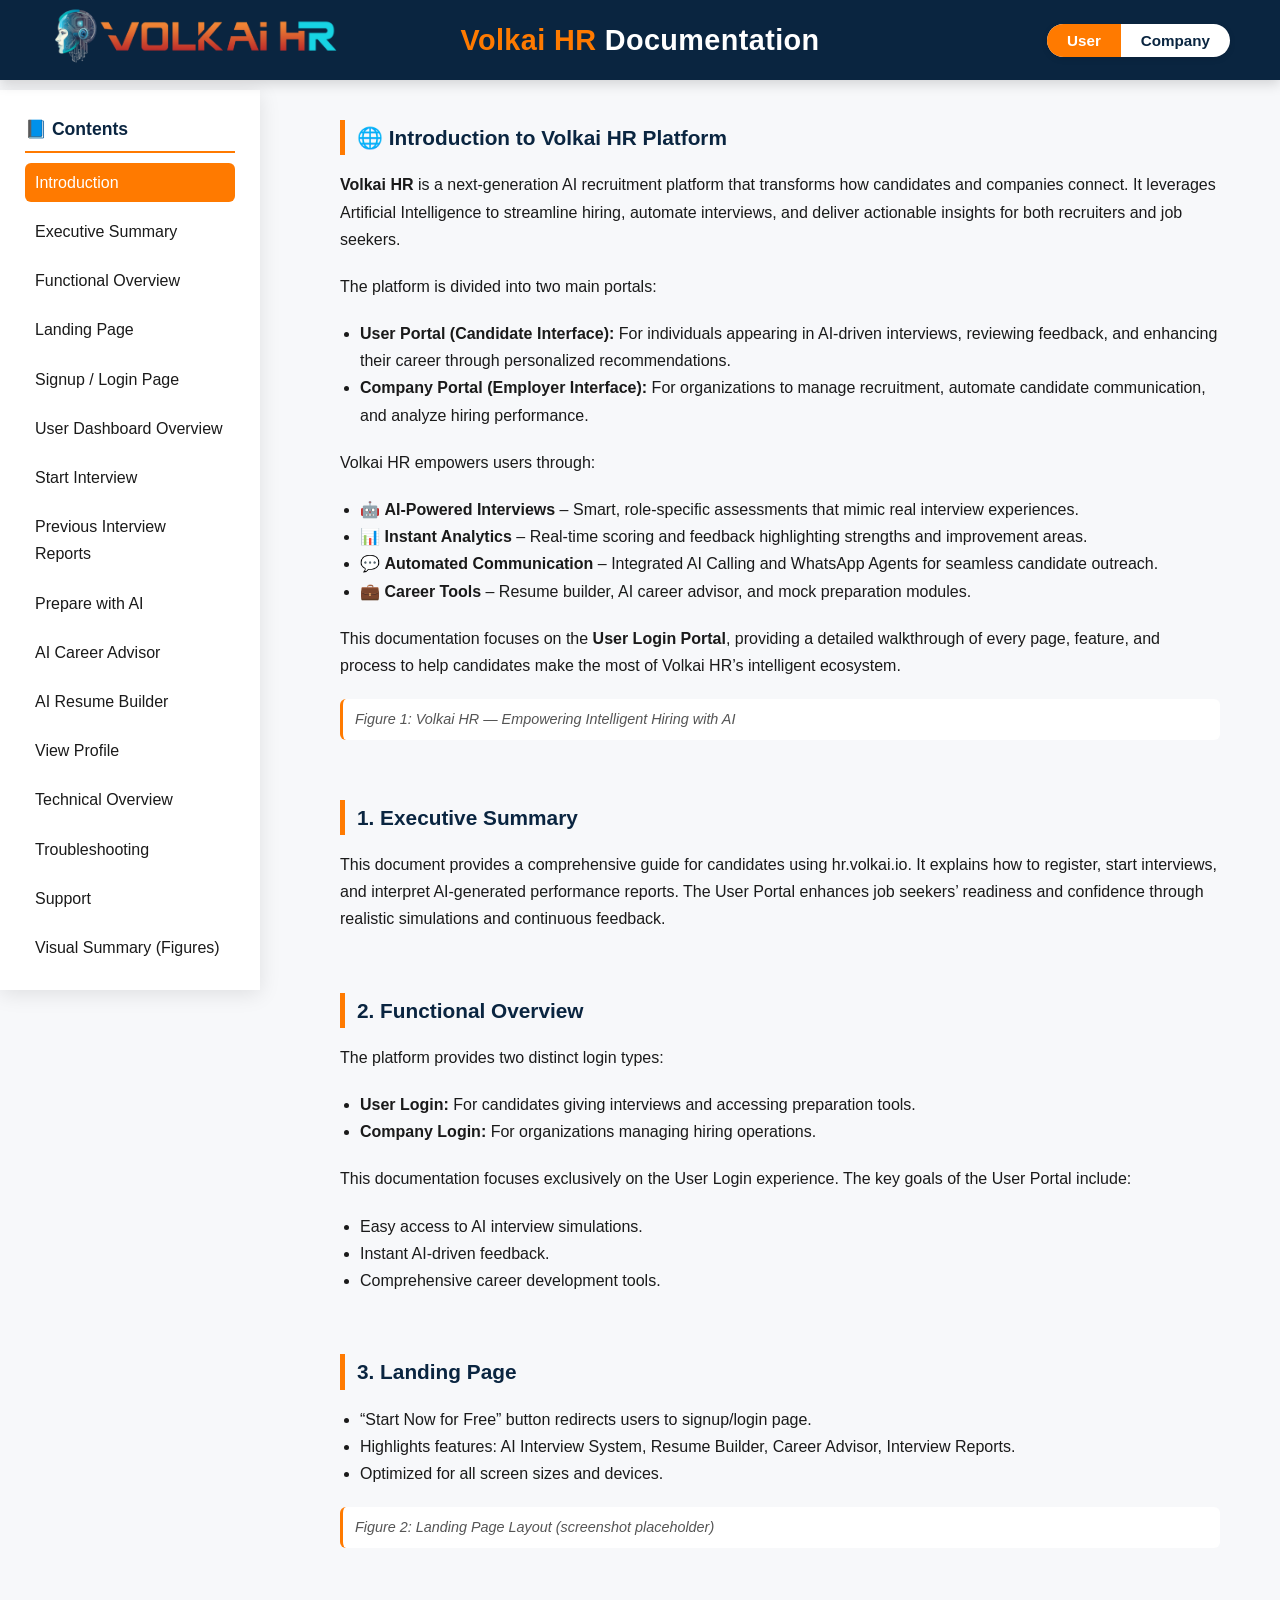
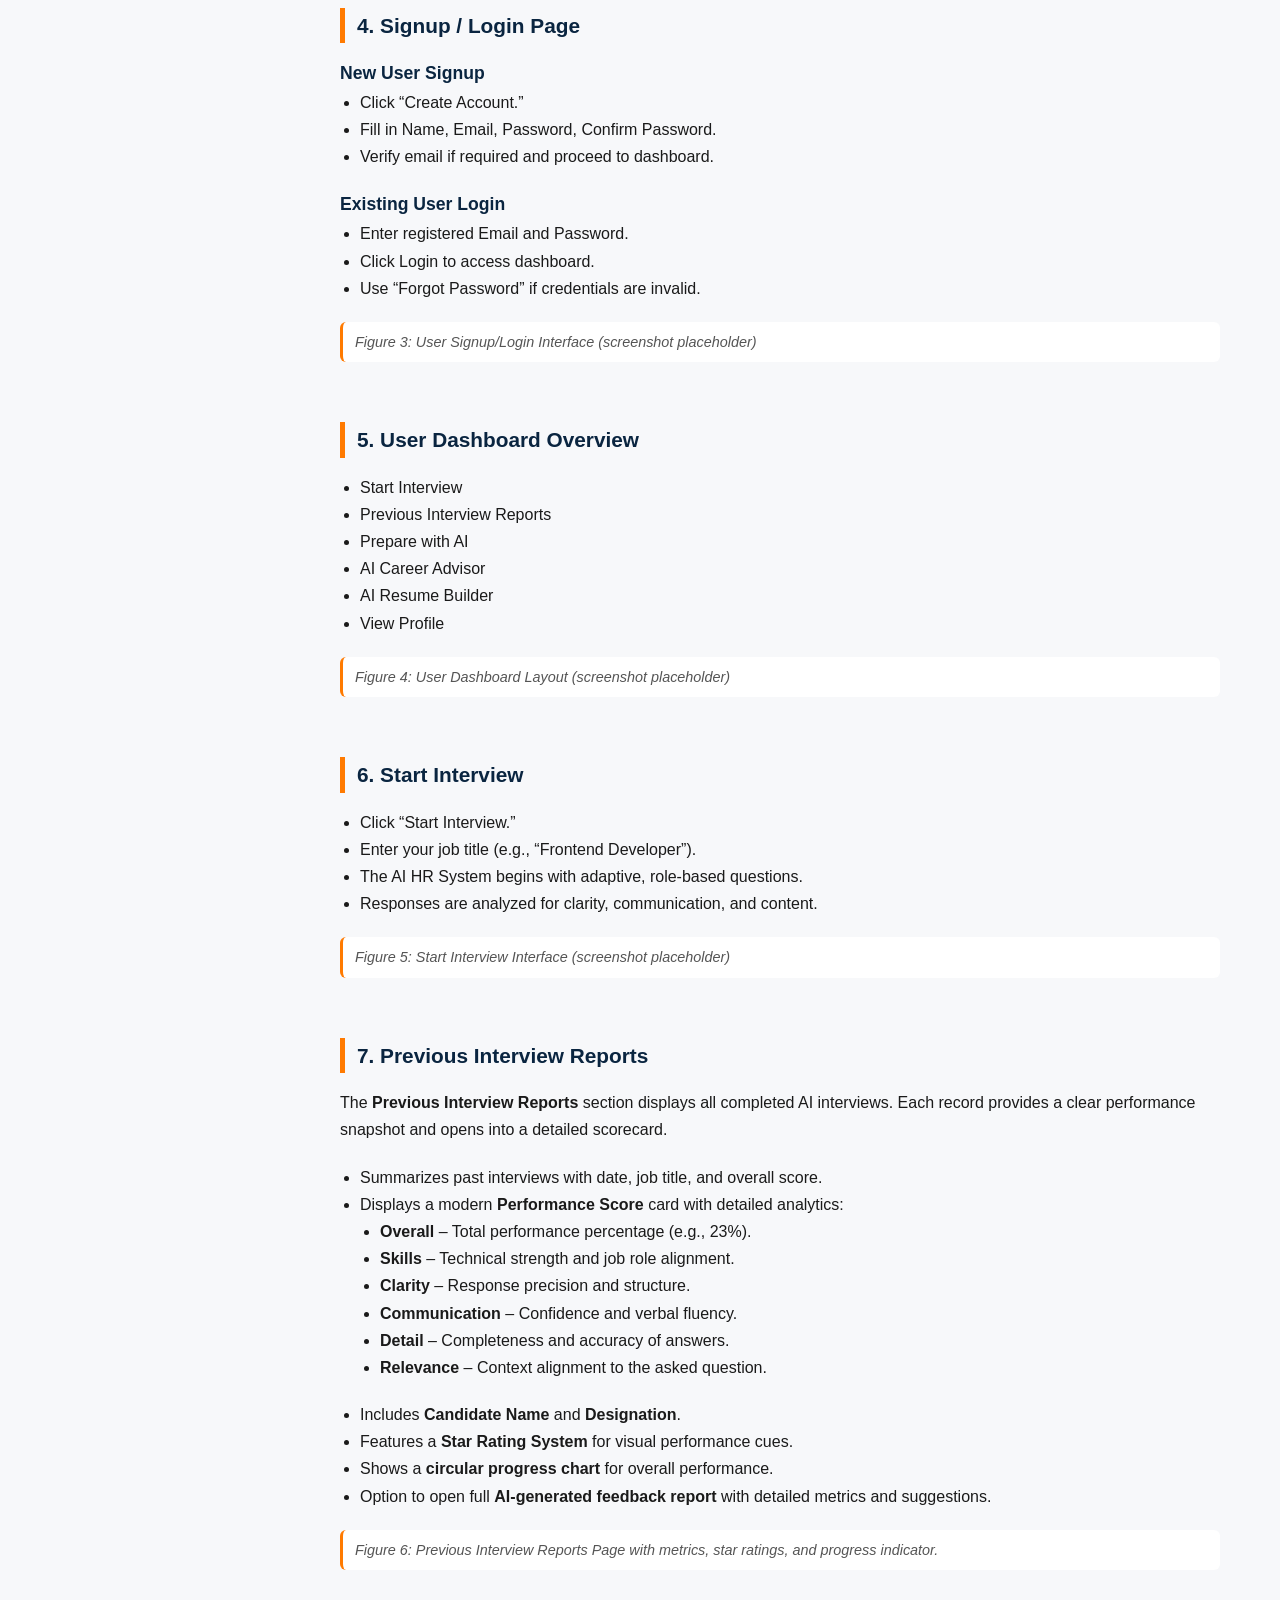
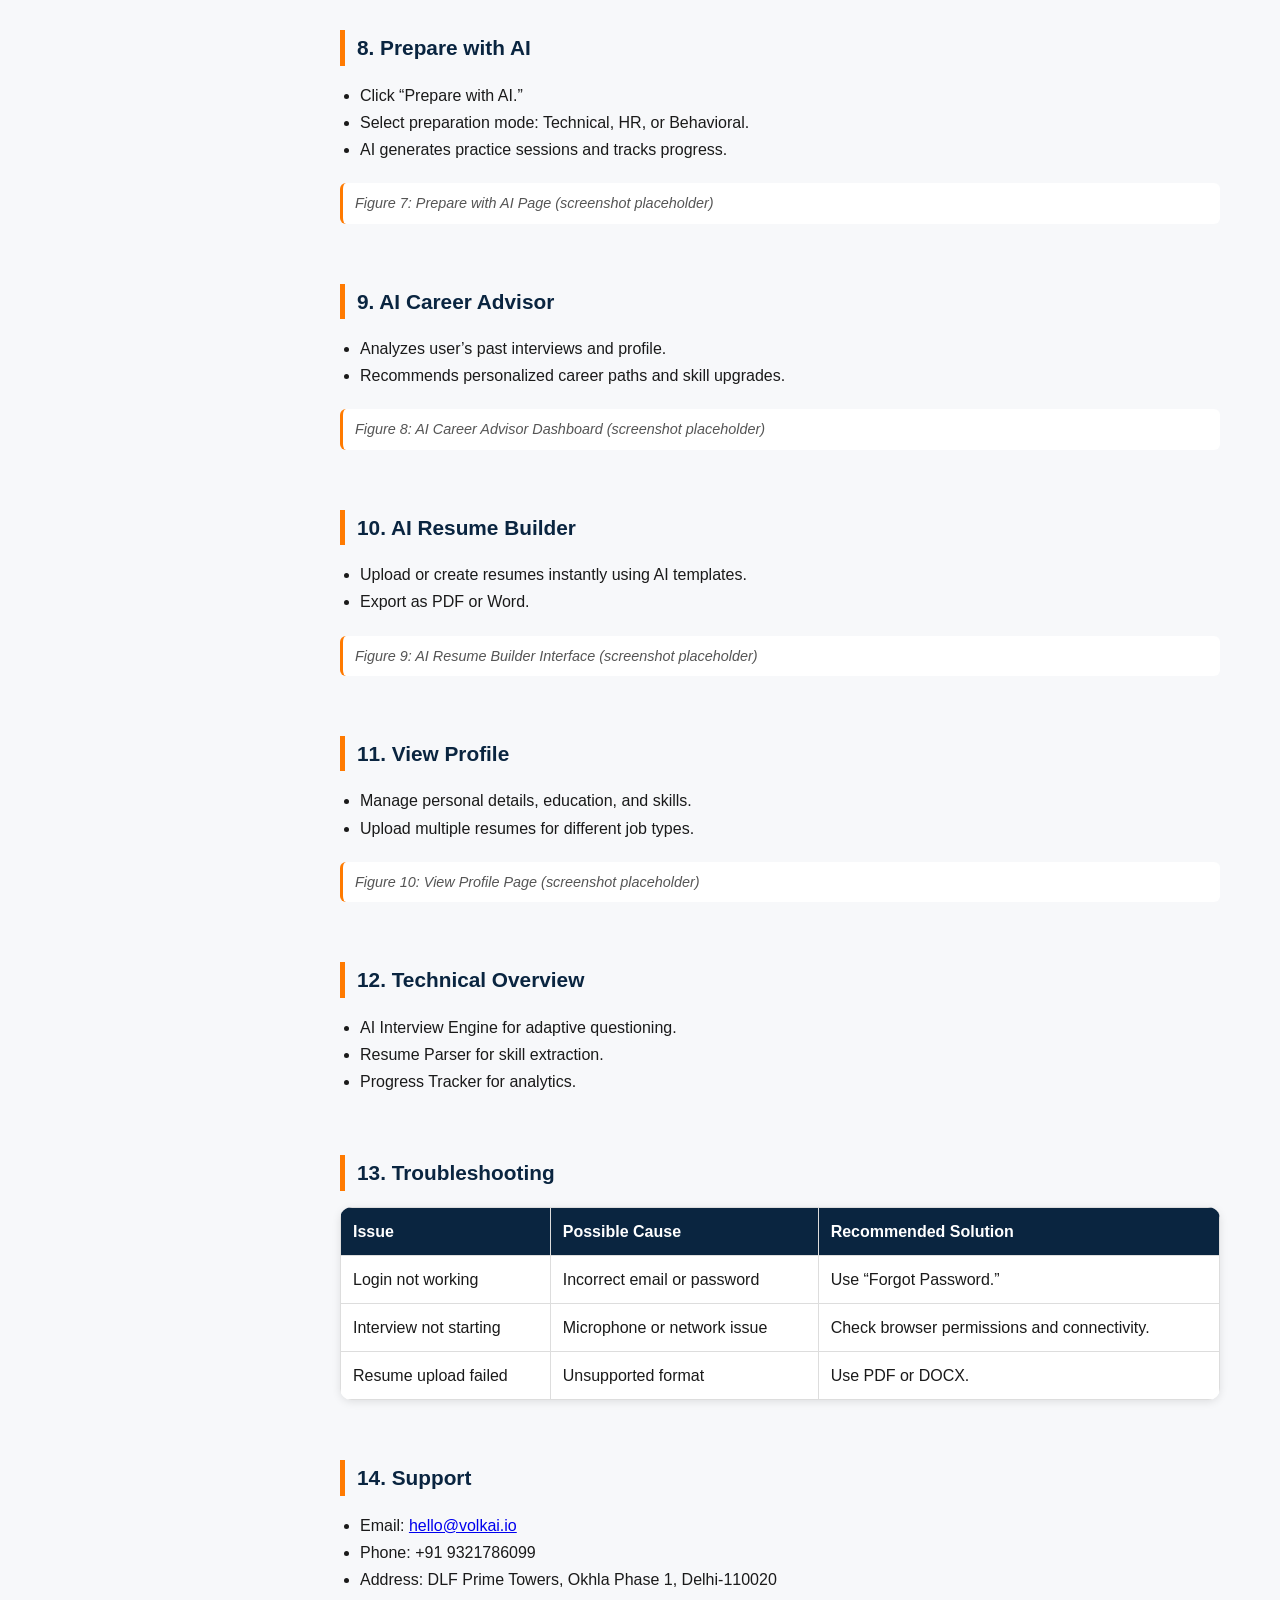
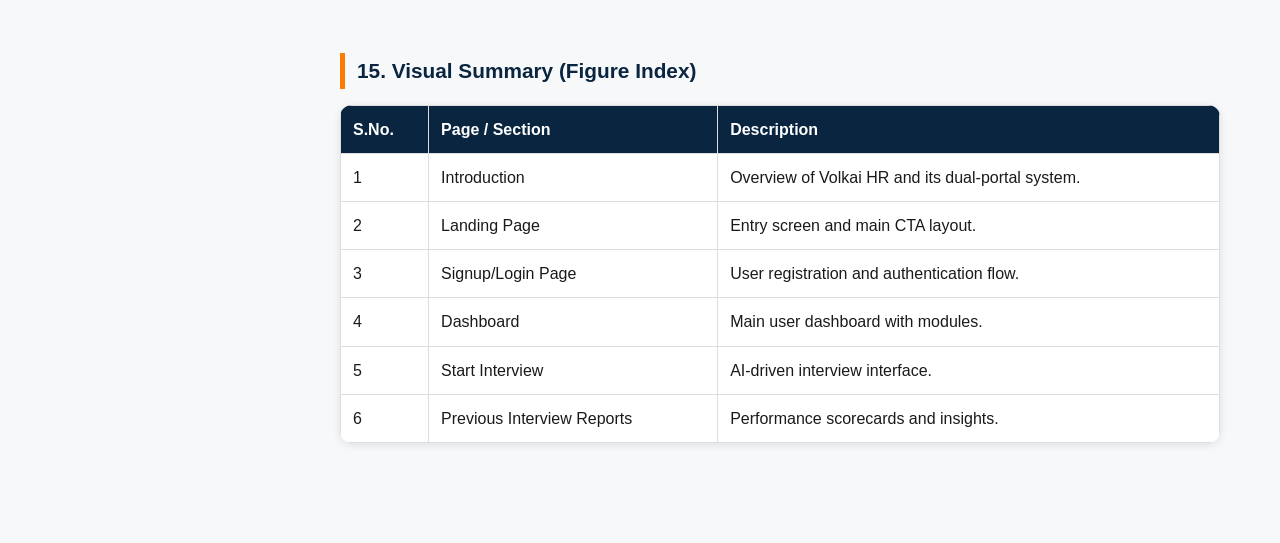
<file: index.html>
<!DOCTYPE html>
<html lang="en">
<head>
  <meta charset="utf-8" />
  <meta name="viewport" content="width=device-width, initial-scale=1.0" />
  <title>Volkai HR — User Login Documentation</title>
  <link rel="stylesheet" href="style.css" />
  <script defer src="main.js"></script>
</head>
<body>

  <!-- Header -->
  <header class="header">
    <div class="left">
      <img src="images/logo.png" alt="Volkai HR Logo" class="logo-img" />
    </div>

    <h1><span>Volkai HR</span> Documentation</h1>

    <!-- Toggle -->
    <div id="docToggle" class="doc-toggle-wrapper" role="group" aria-label="Documentation Type">
      <button id="userBtn" class="doc-toggle-btn active" type="button" aria-pressed="true">User</button>
      <button id="companyBtn" class="doc-toggle-btn" type="button" aria-pressed="false">Company</button>
    </div>
  </header>

  <!-- Sidebar toggle + overlay -->
  <button class="toggle-btn" id="menuToggle" aria-label="Toggle menu">☰</button>
  <div class="overlay" id="overlay"></div>
  <button id="backToTop" aria-label="Back to top">↑</button>

  <!-- Container -->
  <div class="container">
    <!-- Sidebar -->
    <nav class="sidebar" id="sidebar">
      <h2>📘 Contents</h2>
      <ul>
        <li><a href="#intro" class="active">Introduction</a></li>
        <li><a href="#exec">Executive Summary</a></li>
        <li><a href="#overview">Functional Overview</a></li>
        <li><a href="#landing">Landing Page</a></li>
        <li><a href="#signup">Signup / Login Page</a></li>
        <li><a href="#dashboard">User Dashboard Overview</a></li>
        <li><a href="#start">Start Interview</a></li>
        <li><a href="#prev">Previous Interview Reports</a></li>
        <li><a href="#prepare">Prepare with AI</a></li>
        <li><a href="#advisor">AI Career Advisor</a></li>
        <li><a href="#resume">AI Resume Builder</a></li>
        <li><a href="#profile">View Profile</a></li>
        <li><a href="#tech">Technical Overview</a></li>
        <li><a href="#trouble">Troubleshooting</a></li>
        <li><a href="#support">Support</a></li>
        <li><a href="#visual">Visual Summary (Figures)</a></li>
      </ul>
    </nav>

    <!-- Main Content -->
    <main class="content" id="mainContent">

      <!-- Introduction -->
      <section id="intro" class="section">
        <h2>🌐 Introduction to Volkai HR Platform</h2>
        <p><strong>Volkai HR</strong> is a next-generation AI recruitment platform that transforms how candidates and companies connect. 
          It leverages Artificial Intelligence to streamline hiring, automate interviews, and deliver actionable insights for both recruiters and job seekers.
        </p>
        <p>The platform is divided into two main portals:</p>
        <ul>
          <li><strong>User Portal (Candidate Interface):</strong> For individuals appearing in AI-driven interviews, reviewing feedback, and enhancing their career through personalized recommendations.</li>
          <li><strong>Company Portal (Employer Interface):</strong> For organizations to manage recruitment, automate candidate communication, and analyze hiring performance.</li>
        </ul>
        <p>Volkai HR empowers users through:</p>
        <ul>
          <li>🤖 <strong>AI-Powered Interviews</strong> – Smart, role-specific assessments that mimic real interview experiences.</li>
          <li>📊 <strong>Instant Analytics</strong> – Real-time scoring and feedback highlighting strengths and improvement areas.</li>
          <li>💬 <strong>Automated Communication</strong> – Integrated AI Calling and WhatsApp Agents for seamless candidate outreach.</li>
          <li>💼 <strong>Career Tools</strong> – Resume builder, AI career advisor, and mock preparation modules.</li>
        </ul>
        <p>This documentation focuses on the <strong>User Login Portal</strong>, providing a detailed walkthrough of every page, feature, and process to help candidates make the most of Volkai HR’s intelligent ecosystem.</p>
        <div class="figure">Figure 1: Volkai HR — Empowering Intelligent Hiring with AI</div>
      </section>

      <!-- Executive Summary -->
      <section id="exec" class="section">
        <h2>1. Executive Summary</h2>
        <p>This document provides a comprehensive guide for candidates using hr.volkai.io. It explains how to register, start interviews, and interpret AI-generated performance reports.
          The User Portal enhances job seekers’ readiness and confidence through realistic simulations and continuous feedback.
        </p>
      </section>

      <!-- Functional Overview -->
      <section id="overview" class="section">
        <h2>2. Functional Overview</h2>
        <p>The platform provides two distinct login types:</p>
        <ul>
          <li><strong>User Login:</strong> For candidates giving interviews and accessing preparation tools.</li>
          <li><strong>Company Login:</strong> For organizations managing hiring operations.</li>
        </ul>
        <p>This documentation focuses exclusively on the User Login experience. The key goals of the User Portal include:</p>
        <ul>
          <li>Easy access to AI interview simulations.</li>
          <li>Instant AI-driven feedback.</li>
          <li>Comprehensive career development tools.</li>
        </ul>
      </section>

      <!-- Landing Page -->
      <section id="landing" class="section">
        <h2>3. Landing Page</h2>
        <ul>
          <li>“Start Now for Free” button redirects users to signup/login page.</li>
          <li>Highlights features: AI Interview System, Resume Builder, Career Advisor, Interview Reports.</li>
          <li>Optimized for all screen sizes and devices.</li>
        </ul>
        <div class="figure">Figure 2: Landing Page Layout (screenshot placeholder)</div>
      </section>

      <!-- Signup/Login -->
      <section id="signup" class="section">
        <h2>4. Signup / Login Page</h2>
        <h3>New User Signup</h3>
        <ul>
          <li>Click “Create Account.”</li>
          <li>Fill in Name, Email, Password, Confirm Password.</li>
          <li>Verify email if required and proceed to dashboard.</li>
        </ul>

        <h3>Existing User Login</h3>
        <ul>
          <li>Enter registered Email and Password.</li>
          <li>Click Login to access dashboard.</li>
          <li>Use “Forgot Password” if credentials are invalid.</li>
        </ul>
        <div class="figure">Figure 3: User Signup/Login Interface (screenshot placeholder)</div>
      </section>

      <!-- Dashboard -->
      <section id="dashboard" class="section">
        <h2>5. User Dashboard Overview</h2>
        <ul>
          <li>Start Interview</li>
          <li>Previous Interview Reports</li>
          <li>Prepare with AI</li>
          <li>AI Career Advisor</li>
          <li>AI Resume Builder</li>
          <li>View Profile</li>
        </ul>
        <div class="figure">Figure 4: User Dashboard Layout (screenshot placeholder)</div>
      </section>

      <!-- Start Interview -->
      <section id="start" class="section">
        <h2>6. Start Interview</h2>
        <ul>
          <li>Click “Start Interview.”</li>
          <li>Enter your job title (e.g., “Frontend Developer”).</li>
          <li>The AI HR System begins with adaptive, role-based questions.</li>
          <li>Responses are analyzed for clarity, communication, and content.</li>
        </ul>
        <div class="figure">Figure 5: Start Interview Interface (screenshot placeholder)</div>
      </section>

      <!-- Previous Interview Reports -->
      <section id="prev" class="section">
        <h2>7. Previous Interview Reports</h2>
        <p>The <strong>Previous Interview Reports</strong> section displays all completed AI interviews. 
          Each record provides a clear performance snapshot and opens into a detailed scorecard.
        </p>
        <ul>
          <li>Summarizes past interviews with date, job title, and overall score.</li>
          <li>Displays a modern <strong>Performance Score</strong> card with detailed analytics:
            <ul>
              <li><strong>Overall</strong> – Total performance percentage (e.g., 23%).</li>
              <li><strong>Skills</strong> – Technical strength and job role alignment.</li>
              <li><strong>Clarity</strong> – Response precision and structure.</li>
              <li><strong>Communication</strong> – Confidence and verbal fluency.</li>
              <li><strong>Detail</strong> – Completeness and accuracy of answers.</li>
              <li><strong>Relevance</strong> – Context alignment to the asked question.</li>
            </ul>
          </li>
          <li>Includes <strong>Candidate Name</strong> and <strong>Designation</strong>.</li>
          <li>Features a <strong>Star Rating System</strong> for visual performance cues.</li>
          <li>Shows a <strong>circular progress chart</strong> for overall performance.</li>
          <li>Option to open full <strong>AI-generated feedback report</strong> with detailed metrics and suggestions.</li>
        </ul>
        <div class="figure">Figure 6: Previous Interview Reports Page with metrics, star ratings, and progress indicator.</div>
      </section>

      <!-- Prepare with AI -->
      <section id="prepare" class="section">
        <h2>8. Prepare with AI</h2>
        <ul>
          <li>Click “Prepare with AI.”</li>
          <li>Select preparation mode: Technical, HR, or Behavioral.</li>
          <li>AI generates practice sessions and tracks progress.</li>
        </ul>
        <div class="figure">Figure 7: Prepare with AI Page (screenshot placeholder)</div>
      </section>

      <!-- AI Career Advisor -->
      <section id="advisor" class="section">
        <h2>9. AI Career Advisor</h2>
        <ul>
          <li>Analyzes user’s past interviews and profile.</li>
          <li>Recommends personalized career paths and skill upgrades.</li>
        </ul>
        <div class="figure">Figure 8: AI Career Advisor Dashboard (screenshot placeholder)</div>
      </section>

      <!-- AI Resume Builder -->
      <section id="resume" class="section">
        <h2>10. AI Resume Builder</h2>
        <ul>
          <li>Upload or create resumes instantly using AI templates.</li>
          <li>Export as PDF or Word.</li>
        </ul>
        <div class="figure">Figure 9: AI Resume Builder Interface (screenshot placeholder)</div>
      </section>

      <!-- View Profile -->
      <section id="profile" class="section">
        <h2>11. View Profile</h2>
        <ul>
          <li>Manage personal details, education, and skills.</li>
          <li>Upload multiple resumes for different job types.</li>
        </ul>
        <div class="figure">Figure 10: View Profile Page (screenshot placeholder)</div>
      </section>

      <!-- Technical Overview -->
      <section id="tech" class="section">
        <h2>12. Technical Overview</h2>
        <ul>
          <li>AI Interview Engine for adaptive questioning.</li>
          <li>Resume Parser for skill extraction.</li>
          <li>Progress Tracker for analytics.</li>
        </ul>
      </section>

      <!-- Troubleshooting -->
      <section id="trouble" class="section">
        <h2>13. Troubleshooting</h2>
        <table>
          <tr><th>Issue</th><th>Possible Cause</th><th>Recommended Solution</th></tr>
          <tr><td>Login not working</td><td>Incorrect email or password</td><td>Use “Forgot Password.”</td></tr>
          <tr><td>Interview not starting</td><td>Microphone or network issue</td><td>Check browser permissions and connectivity.</td></tr>
          <tr><td>Resume upload failed</td><td>Unsupported format</td><td>Use PDF or DOCX.</td></tr>
        </table>
      </section>

      <!-- Support -->
      <section id="support" class="section">
        <h2>14. Support</h2>
        <ul>
          <li>Email: <a href="mailto:hello@volkai.io">hello@volkai.io</a></li>
          <li>Phone: +91 9321786099</li>
          <li>Address: DLF Prime Towers, Okhla Phase 1, Delhi-110020</li>
        </ul>
      </section>

      <!-- Visual Summary -->
      <section id="visual" class="section">
        <h2>15. Visual Summary (Figure Index)</h2>
        <table>
          <tr><th>S.No.</th><th>Page / Section</th><th>Description</th></tr>
          <tr><td>1</td><td>Introduction</td><td>Overview of Volkai HR and its dual-portal system.</td></tr>
          <tr><td>2</td><td>Landing Page</td><td>Entry screen and main CTA layout.</td></tr>
          <tr><td>3</td><td>Signup/Login Page</td><td>User registration and authentication flow.</td></tr>
          <tr><td>4</td><td>Dashboard</td><td>Main user dashboard with modules.</td></tr>
          <tr><td>5</td><td>Start Interview</td><td>AI-driven interview interface.</td></tr>
          <tr><td>6</td><td>Previous Interview Reports</td><td>Performance scorecards and insights.</td></tr>
        </table>
      </section>

    </main>
  </div>

</body>
</html>
</file>
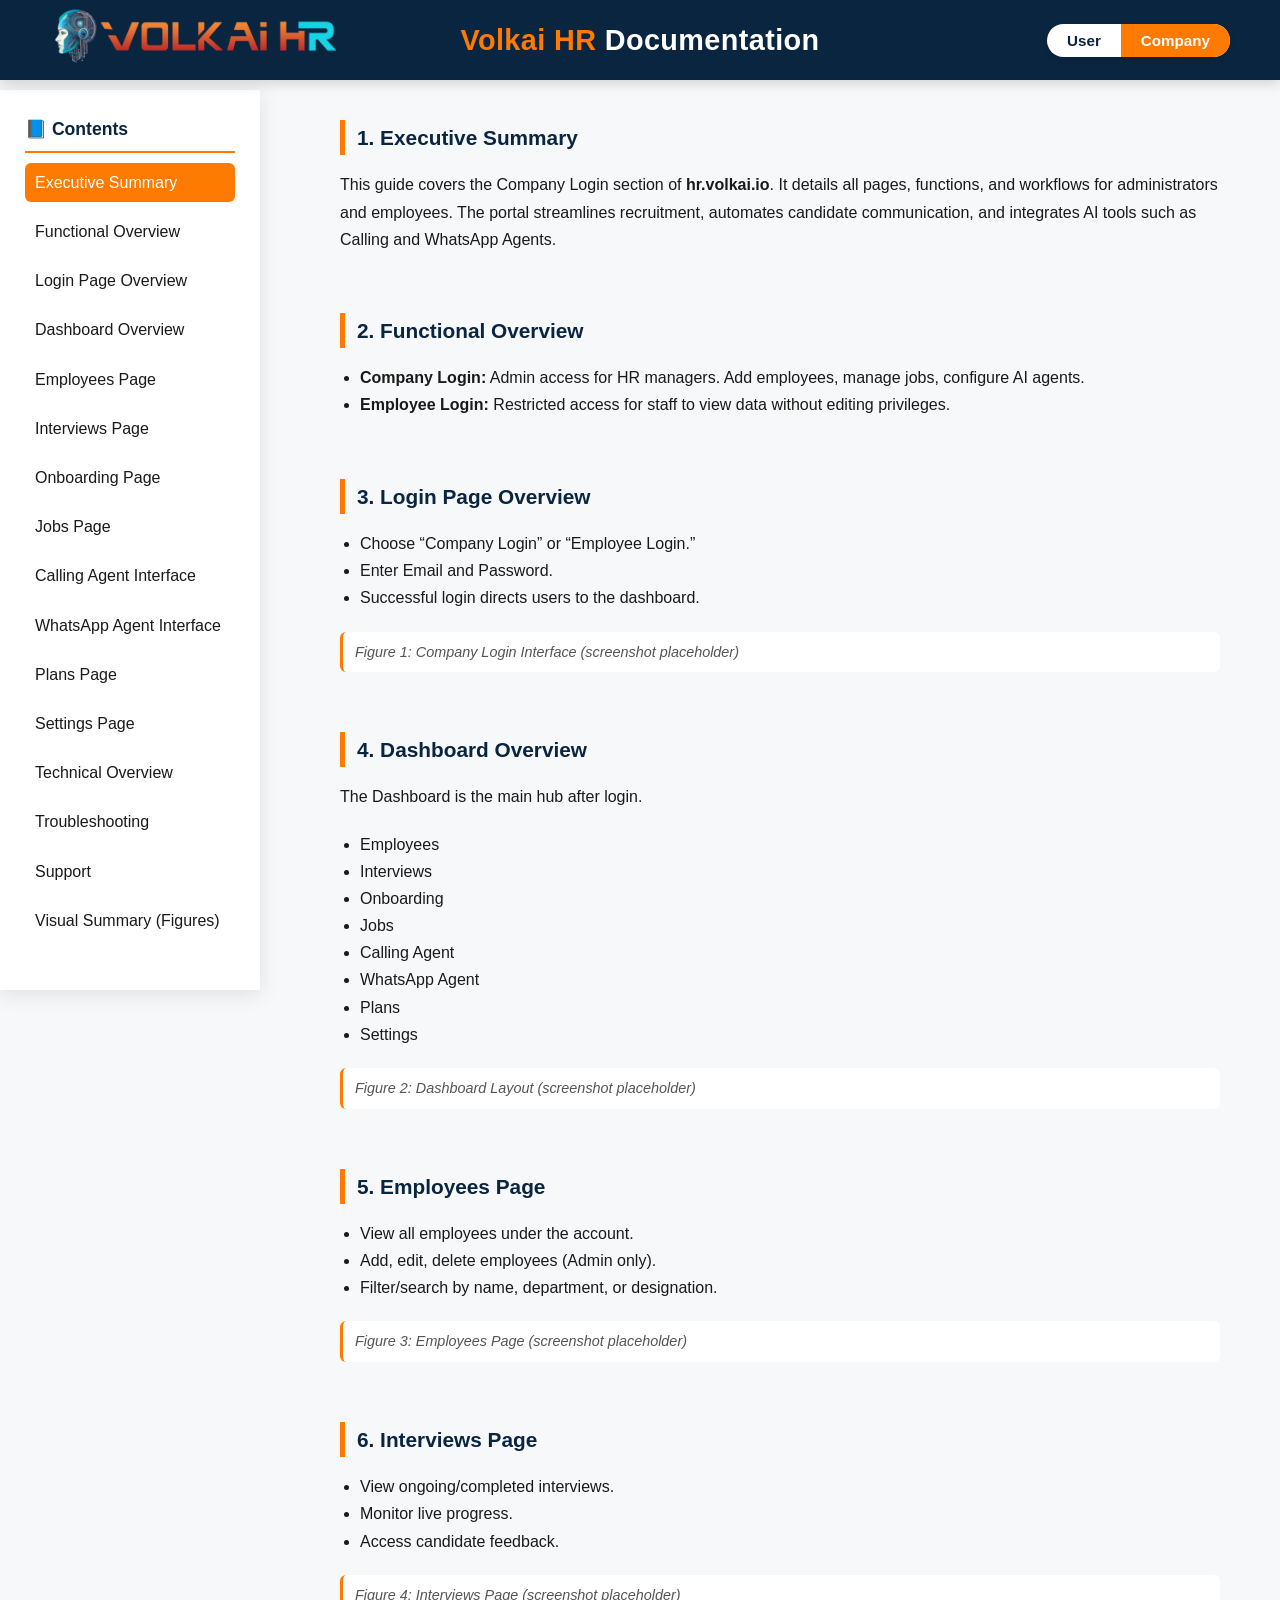
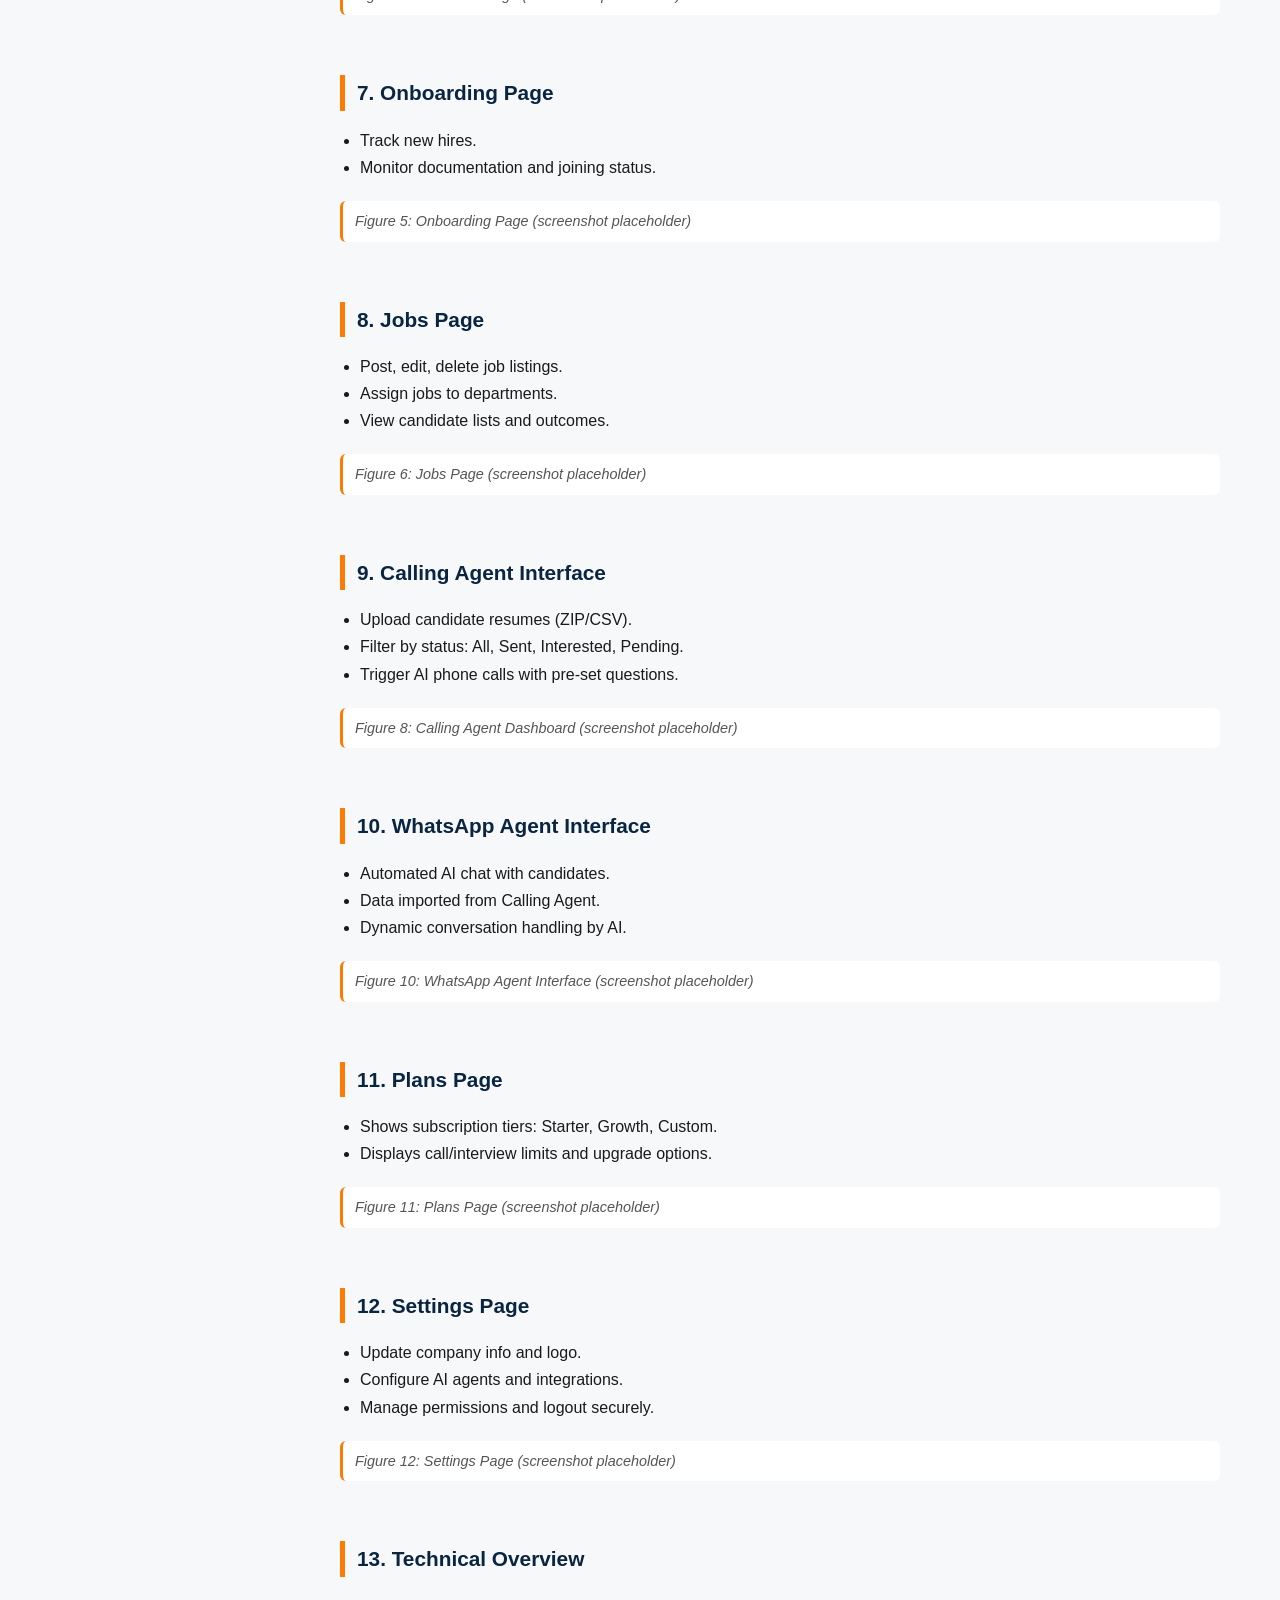
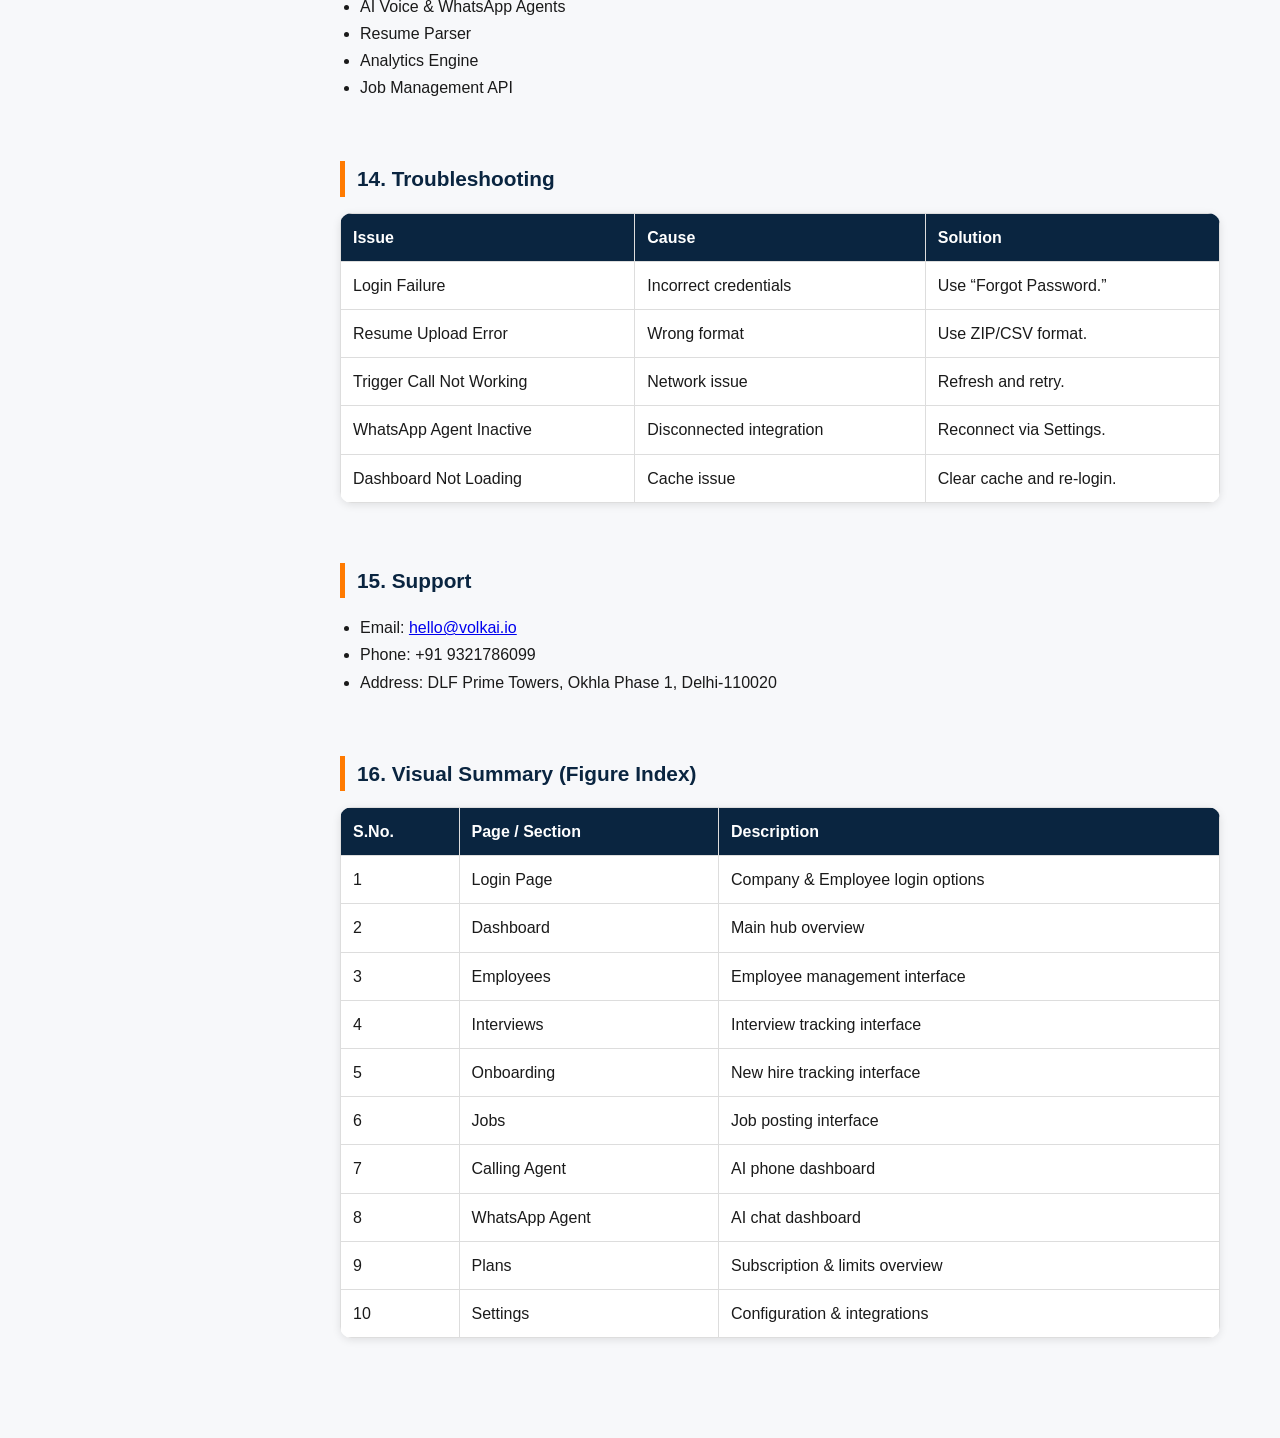
<file: company.html>
<!DOCTYPE html>
<html lang="en">
<head>
  <meta charset="utf-8" />
  <meta name="viewport" content="width=device-width,initial-scale=1.0" />
  <title>Volkai HR — Company Login Documentation</title>
  <link rel="stylesheet" href="style.css" />
  <script defer src="main.js"></script>
</head>
<body>

  <!-- Header -->
  <header class="header">
    <div class="left">
      <img src="images/logo.png" alt="Volkai HR Logo" class="logo-img" />
    </div>

    <h1><span>Volkai HR</span> Documentation</h1>

    <!-- Toggle -->
    <div id="docToggle" class="doc-toggle-wrapper" role="group" aria-label="Documentation Type">
      <button id="userBtn" class="doc-toggle-btn" type="button" aria-pressed="false">User</button>
      <button id="companyBtn" class="doc-toggle-btn active" type="button" aria-pressed="true">Company</button>
    </div>
  </header>

  <!-- Sidebar toggle + overlay -->
  <button class="toggle-btn" id="menuToggle" aria-label="Toggle menu">☰</button>
  <div class="overlay" id="overlay"></div>
  <button id="backToTop" aria-label="Back to top">↑</button>

  <div class="container">
    <!-- Sidebar -->
    <nav class="sidebar" id="sidebar">
      <h2>📘 Contents</h2>
      <ul>
        <li><a href="#exec" class="active">Executive Summary</a></li>
        <li><a href="#overview">Functional Overview</a></li>
        <li><a href="#login">Login Page Overview</a></li>
        <li><a href="#dashboard">Dashboard Overview</a></li>
        <li><a href="#employees">Employees Page</a></li>
        <li><a href="#interviews">Interviews Page</a></li>
        <li><a href="#onboarding">Onboarding Page</a></li>
        <li><a href="#jobs">Jobs Page</a></li>
        <li><a href="#calling">Calling Agent Interface</a></li>
        <li><a href="#whatsapp">WhatsApp Agent Interface</a></li>
        <li><a href="#plans">Plans Page</a></li>
        <li><a href="#settings">Settings Page</a></li>
        <li><a href="#tech">Technical Overview</a></li>
        <li><a href="#trouble">Troubleshooting</a></li>
        <li><a href="#support">Support</a></li>
        <li><a href="#visual">Visual Summary (Figures)</a></li>
      </ul>
    </nav>

    <!-- Main Content -->
    <main class="content" id="mainContent">

      <!-- Executive Summary -->
      <section id="exec" class="section">
        <h2>1. Executive Summary</h2>
        <p>
          This guide covers the Company Login section of <strong>hr.volkai.io</strong>. 
          It details all pages, functions, and workflows for administrators and employees.
          The portal streamlines recruitment, automates candidate communication, and integrates AI tools such as Calling and WhatsApp Agents.
        </p>
      </section>

      <!-- Functional Overview -->
      <section id="overview" class="section">
        <h2>2. Functional Overview</h2>
        <ul>
          <li><strong>Company Login:</strong> Admin access for HR managers. Add employees, manage jobs, configure AI agents.</li>
          <li><strong>Employee Login:</strong> Restricted access for staff to view data without editing privileges.</li>
        </ul>
      </section>

      <!-- Login Page Overview -->
      <section id="login" class="section">
        <h2>3. Login Page Overview</h2>
        <ul>
          <li>Choose “Company Login” or “Employee Login.”</li>
          <li>Enter Email and Password.</li>
          <li>Successful login directs users to the dashboard.</li>
        </ul>
        <div class="figure">Figure 1: Company Login Interface (screenshot placeholder)</div>
      </section>

      <!-- Dashboard Overview -->
      <section id="dashboard" class="section">
        <h2>4. Dashboard Overview</h2>
        <p>The Dashboard is the main hub after login.</p>
        <ul>
          <li>Employees</li>
          <li>Interviews</li>
          <li>Onboarding</li>
          <li>Jobs</li>
          <li>Calling Agent</li>
          <li>WhatsApp Agent</li>
          <li>Plans</li>
          <li>Settings</li>
        </ul>
        <div class="figure">Figure 2: Dashboard Layout (screenshot placeholder)</div>
      </section>

      <!-- Employees Page -->
      <section id="employees" class="section">
        <h2>5. Employees Page</h2>
        <ul>
          <li>View all employees under the account.</li>
          <li>Add, edit, delete employees (Admin only).</li>
          <li>Filter/search by name, department, or designation.</li>
        </ul>
        <div class="figure">Figure 3: Employees Page (screenshot placeholder)</div>
      </section>

      <!-- Interviews Page -->
      <section id="interviews" class="section">
        <h2>6. Interviews Page</h2>
        <ul>
          <li>View ongoing/completed interviews.</li>
          <li>Monitor live progress.</li>
          <li>Access candidate feedback.</li>
        </ul>
        <div class="figure">Figure 4: Interviews Page (screenshot placeholder)</div>
      </section>

      <!-- Onboarding Page -->
      <section id="onboarding" class="section">
        <h2>7. Onboarding Page</h2>
        <ul>
          <li>Track new hires.</li>
          <li>Monitor documentation and joining status.</li>
        </ul>
        <div class="figure">Figure 5: Onboarding Page (screenshot placeholder)</div>
      </section>

      <!-- Jobs Page -->
      <section id="jobs" class="section">
        <h2>8. Jobs Page</h2>
        <ul>
          <li>Post, edit, delete job listings.</li>
          <li>Assign jobs to departments.</li>
          <li>View candidate lists and outcomes.</li>
        </ul>
        <div class="figure">Figure 6: Jobs Page (screenshot placeholder)</div>
      </section>

      <!-- Calling Agent -->
      <section id="calling" class="section">
        <h2>9. Calling Agent Interface</h2>
        <ul>
          <li>Upload candidate resumes (ZIP/CSV).</li>
          <li>Filter by status: All, Sent, Interested, Pending.</li>
          <li>Trigger AI phone calls with pre-set questions.</li>
        </ul>
        <div class="figure">Figure 8: Calling Agent Dashboard (screenshot placeholder)</div>
      </section>

      <!-- WhatsApp Agent -->
      <section id="whatsapp" class="section">
        <h2>10. WhatsApp Agent Interface</h2>
        <ul>
          <li>Automated AI chat with candidates.</li>
          <li>Data imported from Calling Agent.</li>
          <li>Dynamic conversation handling by AI.</li>
        </ul>
        <div class="figure">Figure 10: WhatsApp Agent Interface (screenshot placeholder)</div>
      </section>

      <!-- Plans Page -->
      <section id="plans" class="section">
        <h2>11. Plans Page</h2>
        <ul>
          <li>Shows subscription tiers: Starter, Growth, Custom.</li>
          <li>Displays call/interview limits and upgrade options.</li>
        </ul>
        <div class="figure">Figure 11: Plans Page (screenshot placeholder)</div>
      </section>

      <!-- Settings Page -->
      <section id="settings" class="section">
        <h2>12. Settings Page</h2>
        <ul>
          <li>Update company info and logo.</li>
          <li>Configure AI agents and integrations.</li>
          <li>Manage permissions and logout securely.</li>
        </ul>
        <div class="figure">Figure 12: Settings Page (screenshot placeholder)</div>
      </section>

      <!-- Technical Overview -->
      <section id="tech" class="section">
        <h2>13. Technical Overview</h2>
        <ul>
          <li>AI Voice & WhatsApp Agents</li>
          <li>Resume Parser</li>
          <li>Analytics Engine</li>
          <li>Job Management API</li>
        </ul>
      </section>

      <!-- Troubleshooting -->
      <section id="trouble" class="section">
        <h2>14. Troubleshooting</h2>
        <table>
          <tr><th>Issue</th><th>Cause</th><th>Solution</th></tr>
          <tr><td>Login Failure</td><td>Incorrect credentials</td><td>Use “Forgot Password.”</td></tr>
          <tr><td>Resume Upload Error</td><td>Wrong format</td><td>Use ZIP/CSV format.</td></tr>
          <tr><td>Trigger Call Not Working</td><td>Network issue</td><td>Refresh and retry.</td></tr>
          <tr><td>WhatsApp Agent Inactive</td><td>Disconnected integration</td><td>Reconnect via Settings.</td></tr>
          <tr><td>Dashboard Not Loading</td><td>Cache issue</td><td>Clear cache and re-login.</td></tr>
        </table>
      </section>

      <!-- Support -->
      <section id="support" class="section">
        <h2>15. Support</h2>
        <ul>
          <li>Email: <a href="mailto:hello@volkai.io">hello@volkai.io</a></li>
          <li>Phone: +91 9321786099</li>
          <li>Address: DLF Prime Towers, Okhla Phase 1, Delhi-110020</li>
        </ul>
      </section>

      <!-- Visual Summary -->
      <section id="visual" class="section">
        <h2>16. Visual Summary (Figure Index)</h2>
        <table>
          <tr><th>S.No.</th><th>Page / Section</th><th>Description</th></tr>
          <tr><td>1</td><td>Login Page</td><td>Company & Employee login options</td></tr>
          <tr><td>2</td><td>Dashboard</td><td>Main hub overview</td></tr>
          <tr><td>3</td><td>Employees</td><td>Employee management interface</td></tr>
          <tr><td>4</td><td>Interviews</td><td>Interview tracking interface</td></tr>
          <tr><td>5</td><td>Onboarding</td><td>New hire tracking interface</td></tr>
          <tr><td>6</td><td>Jobs</td><td>Job posting interface</td></tr>
          <tr><td>7</td><td>Calling Agent</td><td>AI phone dashboard</td></tr>
          <tr><td>8</td><td>WhatsApp Agent</td><td>AI chat dashboard</td></tr>
          <tr><td>9</td><td>Plans</td><td>Subscription & limits overview</td></tr>
          <tr><td>10</td><td>Settings</td><td>Configuration & integrations</td></tr>
        </table>
      </section>

    </main>
  </div>

</body>
</html>
</file>
<file: style.css>
/* =========================================================================
   Volkai HR Documentation — Main Stylesheet
   Theme: Light • Navy Blue / Orange / White
   Author: Volkai HR Team
   ======================================================================== */

/* ---------- Root Color Variables ---------- */
:root {
  --primary: #0a2540;
  --accent: #ff7a00;
  --light-bg: #f7f8fa;
  --white: #ffffff;
  --text-dark: #1a1a1a;
  --shadow: rgba(0, 0, 0, 0.1);
  --radius: 12px;
}

/* ---------- Base Styles ---------- */
* {
  margin: 0;
  padding: 0;
  box-sizing: border-box;
  font-family: "Inter", "Poppins", sans-serif;
}

body {
  background-color: var(--light-bg);
  color: var(--text-dark);
  line-height: 1.7;
  overflow-x: hidden;
}

/* ---------- Header ---------- */
header.header {
  background-color: var(--primary);
  color: var(--white);
  display: flex;
  justify-content: space-between;
  align-items: center;
  padding: 0 50px;
  height: 80px;
  box-shadow: 0 4px 12px rgba(0, 0, 0, 0.15);
  position: sticky;
  top: 0;
  z-index: 1000;
}

.logo-img {
  height: 60px;
  width: auto;
  object-fit: contain;
  transition: transform 0.3s ease, filter 0.3s ease;
}

.logo-img:hover {
  transform: scale(1.05);
  filter: brightness(1.1);
}

header.header h1 {
  position: absolute;
  left: 50%;
  transform: translateX(-50%);
  text-align: center;
  font-size: 1.8rem;
  font-weight: 700;
  letter-spacing: 0.4px;
  color: var(--white);
  white-space: nowrap;
}

header.header h1 span {
  color: var(--accent);
}

header.header h1:hover {
  text-shadow: 0 0 10px rgba(255, 122, 0, 0.6);
}

/* --- Toggle Buttons --- */
.doc-toggle-wrapper {
  display: flex;
  background-color: var(--white);
  border-radius: 40px;
  overflow: hidden;
  box-shadow: 0 2px 6px var(--shadow);
  min-width: 160px;
}

.doc-toggle-btn {
  flex: 1;
  padding: 8px 20px;
  border: none;
  background: none;
  font-weight: 700;
  font-size: 0.95rem;
  cursor: pointer;
  transition: all 0.3s ease;
  color: var(--primary);
}

.doc-toggle-btn.active {
  background-color: var(--accent);
  color: var(--white);
}

.doc-toggle-btn:hover:not(.active) {
  background-color: rgba(255, 122, 0, 0.1);
}

/* ---------- Sidebar ---------- */
.sidebar {
  width: 260px;
  background-color: var(--white);
  box-shadow: 0 4px 20px var(--shadow);
  height: 100%;
  padding: 25px;
  position: fixed;
  top: 90px;
  left: 0;
  overflow-y: auto;
  transition: transform 0.3s ease;
}

.sidebar h2 {
  font-size: 1.1rem;
  color: var(--primary);
  margin-bottom: 10px;
  border-bottom: 2px solid var(--accent);
  padding-bottom: 6px;
}

.sidebar ul {
  list-style: none;
}

.sidebar li {
  margin: 10px 0;
}

.sidebar a {
  text-decoration: none;
  color: var(--text-dark);
  font-weight: 500;
  display: block;
  padding: 6px 10px;
  border-radius: 6px;
  transition: background 0.3s, color 0.3s;
}

.sidebar a:hover {
  background-color: var(--light-bg);
  color: var(--primary);
}

.sidebar a.active {
  background-color: var(--accent);
  color: var(--white);
}

/* ---------- Container & Content ---------- */
.container {
  display: flex;
  width: 100%;
}

.content {
  margin-left: 280px;
  padding: 40px 60px;
  flex: 1;
  animation: fadeIn 0.5s ease;
}

/* ---------- Sections ---------- */
.section {
  margin-bottom: 60px;
  opacity: 0;
  transform: translateY(20px);
  transition: opacity 0.6s ease, transform 0.6s ease;
}

.section.visible {
  opacity: 1;
  transform: translateY(0);
}

.section h2 {
  color: var(--primary);
  border-left: 5px solid var(--accent);
  padding-left: 12px;
  margin-bottom: 16px;
  font-size: 1.3rem;
}

.section h3 {
  color: var(--primary);
  font-size: 1.1rem;
  margin-top: 10px;
}

.section p,
.section ul,
.section table {
  margin-bottom: 20px;
}

.section ul {
  margin-left: 20px;
  list-style: disc;
}

.figure {
  font-style: italic;
  font-size: 0.9rem;
  color: #555;
  background-color: #fff;
  padding: 8px 12px;
  border-left: 3px solid var(--accent);
  border-radius: 6px;
}

/* ---------- Tables ---------- */
table {
  width: 100%;
  border-collapse: collapse;
  margin-top: 10px;
  background-color: var(--white);
  box-shadow: 0 2px 8px var(--shadow);
  border-radius: var(--radius);
  overflow: hidden;
}

th, td {
  border: 1px solid #ddd;
  padding: 10px 12px;
  text-align: left;
}

th {
  background-color: var(--primary);
  color: var(--white);
}

td {
  background-color: #fff;
}

/* ---------- Buttons ---------- */
.toggle-btn {
  position: fixed;
  top: 20px;
  left: 20px;
  font-size: 1.5rem;
  background: var(--accent);
  color: white;
  border: none;
  border-radius: 6px;
  width: 40px;
  height: 40px;
  cursor: pointer;
  z-index: 1200;
  display: none;
}

.toggle-btn:hover {
  background: #e36e00;
}

/* ---------- Overlay ---------- */
.overlay {
  position: fixed;
  top: 0;
  left: 0;
  width: 100%;
  height: 100%;
  background: rgba(10, 37, 64, 0.15);
  display: none;
  z-index: 100;
}

.overlay.active {
  display: block;
}

/* ---------- Back to Top ---------- */
#backToTop {
  position: fixed;
  right: 25px;
  bottom: 25px;
  width: 40px;
  height: 40px;
  background: var(--accent);
  color: white;
  border: none;
  border-radius: 50%;
  font-size: 20px;
  cursor: pointer;
  opacity: 0;
  transition: 0.4s;
  z-index: 1200;
}

#backToTop.show {
  opacity: 1;
}

#backToTop:hover {
  background: #e36e00;
}

/* ---------- Mobile Responsive ---------- */
@media (max-width: 900px) {
  .sidebar {
    position: fixed;
    top: 80px;
    left: 0;
    transform: translateX(-100%);
    height: calc(100% - 80px);
    z-index: 1000;
  }

  .sidebar.active {
    transform: translateX(0);
  }

  .toggle-btn {
    display: block;
  }

  .content {
    margin-left: 0;
    padding: 30px 20px;
  }

  header.header {
    flex-direction: column;
    height: auto;
    padding: 10px 20px;
  }

  .logo-img {
    height: 70px;
  }

  header.header h1 {
    position: relative;
    transform: none;
    left: auto;
    margin: 10px 0;
    font-size: 1.5rem;
  }

  .doc-toggle-wrapper {
    margin-bottom: 8px;
    width: 100%;
  }
}

/* ---------- Animations ---------- */
@keyframes fadeIn {
  from { opacity: 0; transform: translateY(10px); }
  to { opacity: 1; transform: translateY(0); }
}
</file>
